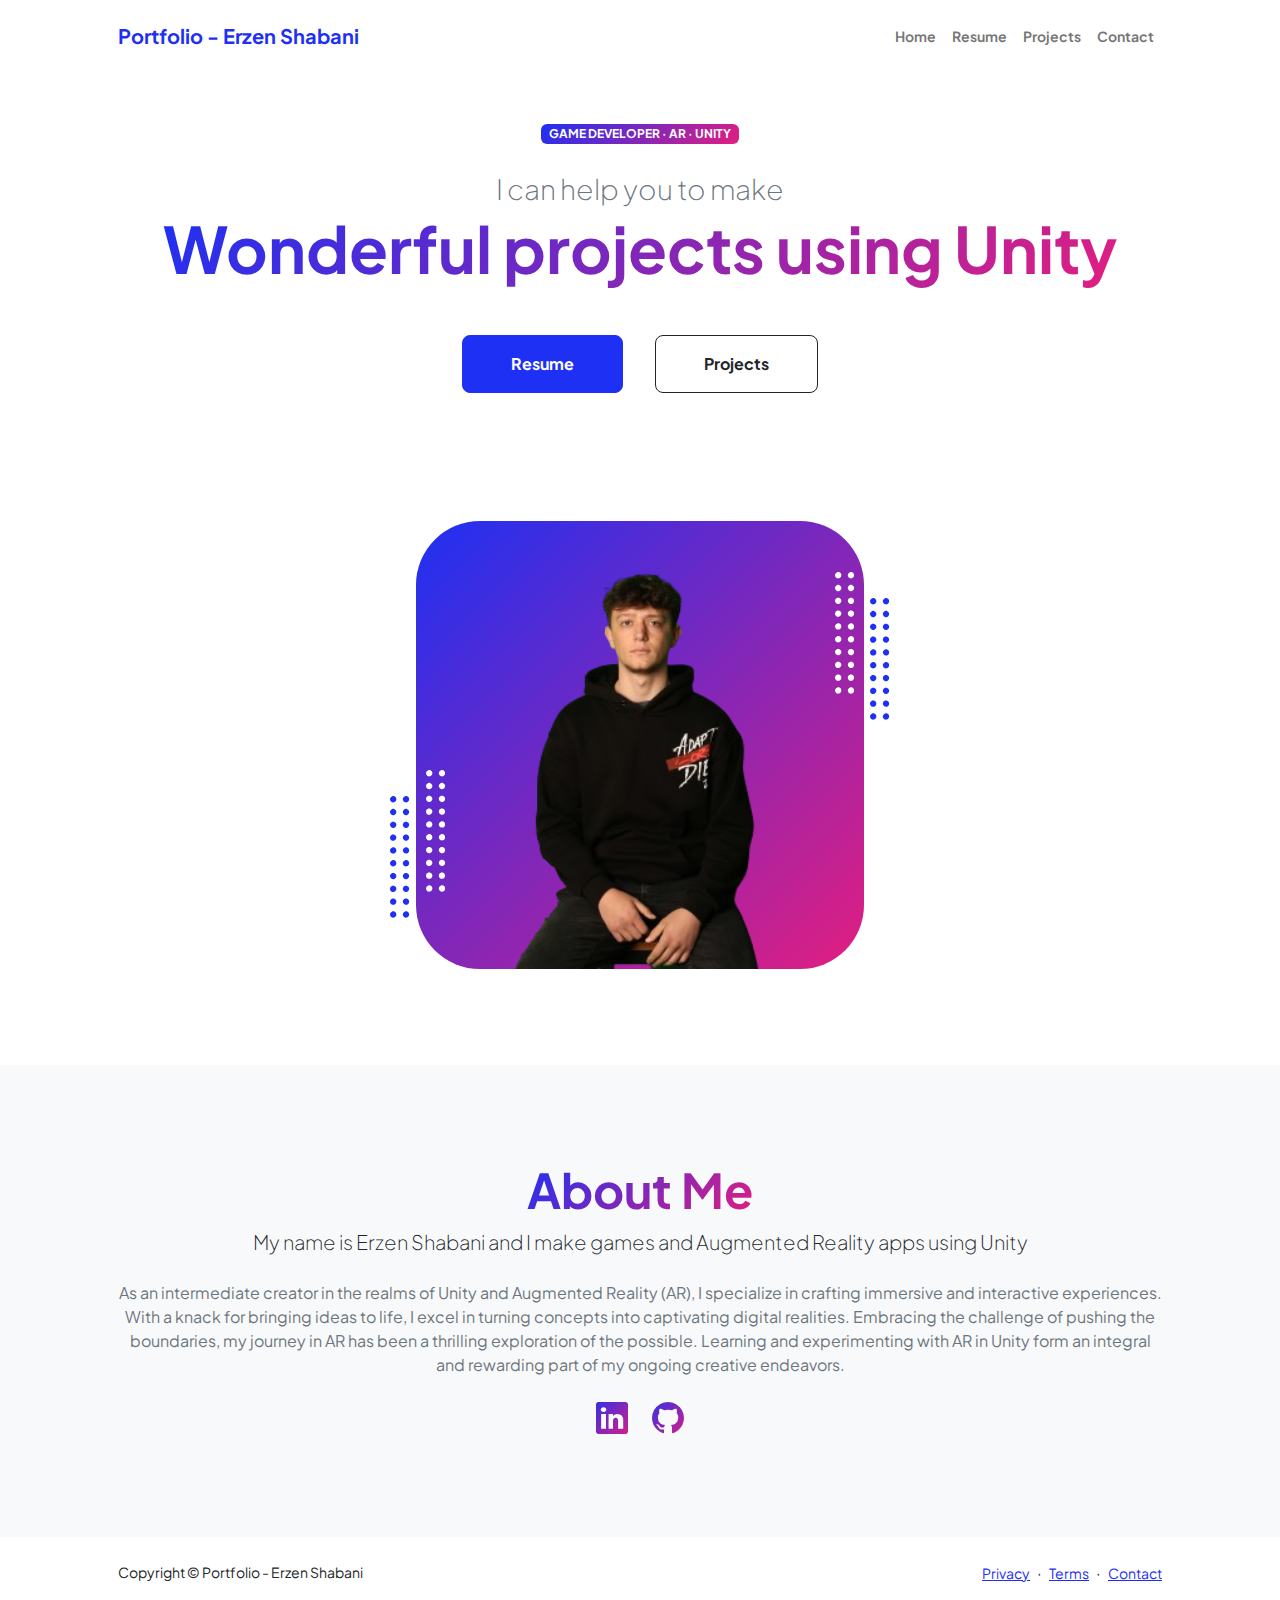
<file: index.html>
<!DOCTYPE html>
<html lang="en">
    <head>
        <meta charset="utf-8" />
        <meta name="viewport" content="width=device-width, initial-scale=1, shrink-to-fit=no" />
        <meta name="description" content="" />
        <meta name="author" content="" />
        <title>Portfolio - Erzen Shabani</title>
        <!-- Favicon--> 
        <link rel="icon" type="image/x-icon" href="assets/favicon.ico" />
        <!-- Custom Google font-->
        <link rel="preconnect" href="https://fonts.googleapis.com" />
        <link rel="preconnect" href="https://fonts.gstatic.com" crossorigin />
        <link href="https://fonts.googleapis.com/css2?family=Plus+Jakarta+Sans:wght@100;200;300;400;500;600;700;800;900&amp;display=swap" rel="stylesheet" />
        <!-- Bootstrap icons-->
        <link href="https://cdn.jsdelivr.net/npm/bootstrap-icons@1.8.1/font/bootstrap-icons.css" rel="stylesheet" />
        <!-- Core theme CSS (includes Bootstrap)-->
        <link href="css/styles.css" rel="stylesheet" />
    </head>
    <body class="d-flex flex-column h-100">
        <main class="flex-shrink-0">
            <!-- Navigation-->
            <nav class="navbar navbar-expand-lg navbar-light bg-white py-3">
                <div class="container px-5">
                    <a class="navbar-brand" href="index.html"><span class="fw-bolder text-primary">Portfolio - Erzen Shabani</span></a>
                    <button class="navbar-toggler" type="button" data-bs-toggle="collapse" data-bs-target="#navbarSupportedContent" aria-controls="navbarSupportedContent" aria-expanded="false" aria-label="Toggle navigation"><span class="navbar-toggler-icon"></span></button>
                    <div class="collapse navbar-collapse" id="navbarSupportedContent">
                        <ul class="navbar-nav ms-auto mb-2 mb-lg-0 small fw-bolder">
                            <li class="nav-item"><a class="nav-link" href="index.html">Home</a></li>
                            <li class="nav-item"><a class="nav-link" href="resume.html">Resume</a></li>
                            <li class="nav-item"><a class="nav-link" href="projects.html">Projects</a></li>
                            <li class="nav-item"><a class="nav-link" href="contact.html">Contact</a></li>
                        </ul>
                    </div>
                </div>
            </nav>
            <!-- Header-->
            <header class="py-5">
                <div class="container px-5 pb-5">
                    <div class="row gx-5 align-items-center">
                        <div class="col-xxl-5">
                            <!-- Header text content-->
                            <div class="text-center text-xxl-start">
                                <div class="badge bg-gradient-primary-to-secondary text-white mb-4"><div class="text-uppercase">Game Developer &middot; AR &middot; Unity</div></div>
                                <div class="fs-3 fw-light text-muted">I can help you to make</div>
                                <h1 class="display-3 fw-bolder mb-5"><span class="text-gradient d-inline">Wonderful projects using Unity</span></h1>
                                <div class="d-grid gap-3 d-sm-flex justify-content-sm-center justify-content-xxl-start mb-3">
                                    <a class="btn btn-primary btn-lg px-5 py-3 me-sm-3 fs-6 fw-bolder" href="resume.html">Resume</a>
                                    <a class="btn btn-outline-dark btn-lg px-5 py-3 fs-6 fw-bolder" href="projects.html">Projects</a>
                                </div>
                            </div>
                        </div>
                        <div class="col-xxl-7">
                            <!-- Header profile picture-->
                            <div class="d-flex justify-content-center mt-5 mt-xxl-0">
                                <div class="profile bg-gradient-primary-to-secondary">
                                    <!-- TIP: For best results, use a photo with a transparent background like the demo example below-->
                                    <!-- Watch a tutorial on how to do this on YouTube (link)-->
                                    <img class="profile-img" src="assets/mypicture.png" alt="..." />
                                    <div class="dots-1">
                                        <!-- SVG Dots-->
                                        <svg version="1.1" xmlns="http://www.w3.org/2000/svg" xmlns:xlink="http://www.w3.org/1999/xlink" x="0px" y="0px" viewBox="0 0 191.6 1215.4" style="enable-background: new 0 0 191.6 1215.4" xml:space="preserve">
                                            <g transform="translate(0.000000,1280.000000) scale(0.100000,-0.100000)">
                                                <path d="M227.7,12788.6c-105-35-200-141-222-248c-43-206,163-412,369-369c155,32,275,190,260,339c-11,105-90,213-190,262        C383.7,12801.6,289.7,12808.6,227.7,12788.6z"></path>
                                                <path d="M1507.7,12788.6c-151-50-253-216-222-362c25-119,136-230,254-255c194-41,395,142,375,339c-11,105-90,213-190,262        C1663.7,12801.6,1569.7,12808.6,1507.7,12788.6z"></path>
                                                <path d="M227.7,11508.6c-105-35-200-141-222-248c-43-206,163-412,369-369c155,32,275,190,260,339c-11,105-90,213-190,262        C383.7,11521.6,289.7,11528.6,227.7,11508.6z"></path>
                                                <path d="M1507.7,11508.6c-151-50-253-216-222-362c25-119,136-230,254-255c194-41,395,142,375,339c-11,105-90,213-190,262        C1663.7,11521.6,1569.7,11528.6,1507.7,11508.6z"></path>
                                                <path d="M227.7,10228.6c-105-35-200-141-222-248c-43-206,163-412,369-369c155,32,275,190,260,339c-11,105-90,213-190,262        C383.7,10241.6,289.7,10248.6,227.7,10228.6z"></path>
                                                <path d="M1507.7,10228.6c-105-35-200-141-222-248c-43-206,163-412,369-369c155,32,275,190,260,339c-11,105-90,213-190,262        C1663.7,10241.6,1569.7,10248.6,1507.7,10228.6z"></path>
                                                <path d="M227.7,8948.6c-105-35-200-141-222-248c-43-206,163-412,369-369c155,32,275,190,260,339c-11,105-90,213-190,262        C383.7,8961.6,289.7,8968.6,227.7,8948.6z"></path>
                                                <path d="M1507.7,8948.6c-105-35-200-141-222-248c-43-206,163-412,369-369c155,32,275,190,260,339c-11,105-90,213-190,262        C1663.7,8961.6,1569.7,8968.6,1507.7,8948.6z"></path>
                                                <path d="M227.7,7668.6c-105-35-200-141-222-248c-43-206,163-412,369-369c155,32,275,190,260,339c-11,105-90,213-190,262        C383.7,7681.6,289.7,7688.6,227.7,7668.6z"></path>
                                                <path d="M1507.7,7668.6c-105-35-200-141-222-248c-43-206,163-412,369-369c155,32,275,190,260,339c-11,105-90,213-190,262        C1663.7,7681.6,1569.7,7688.6,1507.7,7668.6z"></path>
                                                <path d="M227.7,6388.6c-105-35-200-141-222-248c-43-206,163-412,369-369c155,32,275,190,260,339c-11,105-90,213-190,262        C383.7,6401.6,289.7,6408.6,227.7,6388.6z"></path>
                                                <path d="M1507.7,6388.6c-105-35-200-141-222-248c-43-206,163-412,369-369c155,32,275,190,260,339c-11,105-90,213-190,262        C1663.7,6401.6,1569.7,6408.6,1507.7,6388.6z"></path>
                                                <path d="M227.7,5108.6c-105-35-200-141-222-248c-43-206,163-412,369-369c155,32,275,190,260,339c-11,105-90,213-190,262        C383.7,5121.6,289.7,5128.6,227.7,5108.6z"></path>
                                                <path d="M1507.7,5108.6c-105-35-200-141-222-248c-43-206,163-412,369-369c155,32,275,190,260,339c-11,105-90,213-190,262        C1663.7,5121.6,1569.7,5128.6,1507.7,5108.6z"></path>
                                                <path d="M227.7,3828.6c-105-35-200-141-222-248c-43-206,163-412,369-369c155,32,275,190,260,339c-11,105-90,213-190,262        C383.7,3841.6,289.7,3848.6,227.7,3828.6z"></path>
                                                <path d="M1507.7,3828.6c-105-35-200-141-222-248c-43-206,163-412,369-369c155,32,275,190,260,339c-11,105-90,213-190,262        C1663.7,3841.6,1569.7,3848.6,1507.7,3828.6z"></path>
                                                <path d="M227.7,2548.6c-105-35-200-141-222-248c-43-206,163-412,369-369c155,32,275,190,260,339c-11,105-90,213-190,262        C383.7,2561.6,289.7,2568.6,227.7,2548.6z"></path>
                                                <path d="M1507.7,2548.6c-105-35-200-141-222-248c-43-206,163-412,369-369c155,32,275,190,260,339c-11,105-90,213-190,262        C1663.7,2561.6,1569.7,2568.6,1507.7,2548.6z"></path>
                                                <path d="M227.7,1268.6c-105-35-200-141-222-248c-43-206,163-412,369-369c155,32,275,190,260,339c-11,105-90,213-190,262        C383.7,1281.6,289.7,1288.6,227.7,1268.6z"></path>
                                                <path d="M1507.7,1268.6c-105-35-200-141-222-248c-43-206,163-412,369-369c155,32,275,190,260,339c-11,105-90,213-190,262        C1663.7,1281.6,1569.7,1288.6,1507.7,1268.6z"></path>
                                            </g>
                                        </svg>
                                        <!-- END of SVG dots-->
                                    </div>
                                    <div class="dots-2">
                                        <!-- SVG Dots-->
                                        <svg version="1.1" xmlns="http://www.w3.org/2000/svg" xmlns:xlink="http://www.w3.org/1999/xlink" x="0px" y="0px" viewBox="0 0 191.6 1215.4" style="enable-background: new 0 0 191.6 1215.4" xml:space="preserve">
                                            <g transform="translate(0.000000,1280.000000) scale(0.100000,-0.100000)">
                                                <path d="M227.7,12788.6c-105-35-200-141-222-248c-43-206,163-412,369-369c155,32,275,190,260,339c-11,105-90,213-190,262        C383.7,12801.6,289.7,12808.6,227.7,12788.6z"></path>
                                                <path d="M1507.7,12788.6c-151-50-253-216-222-362c25-119,136-230,254-255c194-41,395,142,375,339c-11,105-90,213-190,262        C1663.7,12801.6,1569.7,12808.6,1507.7,12788.6z"></path>
                                                <path d="M227.7,11508.6c-105-35-200-141-222-248c-43-206,163-412,369-369c155,32,275,190,260,339c-11,105-90,213-190,262        C383.7,11521.6,289.7,11528.6,227.7,11508.6z"></path>
                                                <path d="M1507.7,11508.6c-151-50-253-216-222-362c25-119,136-230,254-255c194-41,395,142,375,339c-11,105-90,213-190,262        C1663.7,11521.6,1569.7,11528.6,1507.7,11508.6z"></path>
                                                <path d="M227.7,10228.6c-105-35-200-141-222-248c-43-206,163-412,369-369c155,32,275,190,260,339c-11,105-90,213-190,262        C383.7,10241.6,289.7,10248.6,227.7,10228.6z"></path>
                                                <path d="M1507.7,10228.6c-105-35-200-141-222-248c-43-206,163-412,369-369c155,32,275,190,260,339c-11,105-90,213-190,262        C1663.7,10241.6,1569.7,10248.6,1507.7,10228.6z"></path>
                                                <path d="M227.7,8948.6c-105-35-200-141-222-248c-43-206,163-412,369-369c155,32,275,190,260,339c-11,105-90,213-190,262        C383.7,8961.6,289.7,8968.6,227.7,8948.6z"></path>
                                                <path d="M1507.7,8948.6c-105-35-200-141-222-248c-43-206,163-412,369-369c155,32,275,190,260,339c-11,105-90,213-190,262        C1663.7,8961.6,1569.7,8968.6,1507.7,8948.6z"></path>
                                                <path d="M227.7,7668.6c-105-35-200-141-222-248c-43-206,163-412,369-369c155,32,275,190,260,339c-11,105-90,213-190,262        C383.7,7681.6,289.7,7688.6,227.7,7668.6z"></path>
                                                <path d="M1507.7,7668.6c-105-35-200-141-222-248c-43-206,163-412,369-369c155,32,275,190,260,339c-11,105-90,213-190,262        C1663.7,7681.6,1569.7,7688.6,1507.7,7668.6z"></path>
                                                <path d="M227.7,6388.6c-105-35-200-141-222-248c-43-206,163-412,369-369c155,32,275,190,260,339c-11,105-90,213-190,262        C383.7,6401.6,289.7,6408.6,227.7,6388.6z"></path>
                                                <path d="M1507.7,6388.6c-105-35-200-141-222-248c-43-206,163-412,369-369c155,32,275,190,260,339c-11,105-90,213-190,262        C1663.7,6401.6,1569.7,6408.6,1507.7,6388.6z"></path>
                                                <path d="M227.7,5108.6c-105-35-200-141-222-248c-43-206,163-412,369-369c155,32,275,190,260,339c-11,105-90,213-190,262        C383.7,5121.6,289.7,5128.6,227.7,5108.6z"></path>
                                                <path d="M1507.7,5108.6c-105-35-200-141-222-248c-43-206,163-412,369-369c155,32,275,190,260,339c-11,105-90,213-190,262        C1663.7,5121.6,1569.7,5128.6,1507.7,5108.6z"></path>
                                                <path d="M227.7,3828.6c-105-35-200-141-222-248c-43-206,163-412,369-369c155,32,275,190,260,339c-11,105-90,213-190,262        C383.7,3841.6,289.7,3848.6,227.7,3828.6z"></path>
                                                <path d="M1507.7,3828.6c-105-35-200-141-222-248c-43-206,163-412,369-369c155,32,275,190,260,339c-11,105-90,213-190,262        C1663.7,3841.6,1569.7,3848.6,1507.7,3828.6z"></path>
                                                <path d="M227.7,2548.6c-105-35-200-141-222-248c-43-206,163-412,369-369c155,32,275,190,260,339c-11,105-90,213-190,262        C383.7,2561.6,289.7,2568.6,227.7,2548.6z"></path>
                                                <path d="M1507.7,2548.6c-105-35-200-141-222-248c-43-206,163-412,369-369c155,32,275,190,260,339c-11,105-90,213-190,262        C1663.7,2561.6,1569.7,2568.6,1507.7,2548.6z"></path>
                                                <path d="M227.7,1268.6c-105-35-200-141-222-248c-43-206,163-412,369-369c155,32,275,190,260,339c-11,105-90,213-190,262        C383.7,1281.6,289.7,1288.6,227.7,1268.6z"></path>
                                                <path d="M1507.7,1268.6c-105-35-200-141-222-248c-43-206,163-412,369-369c155,32,275,190,260,339c-11,105-90,213-190,262        C1663.7,1281.6,1569.7,1288.6,1507.7,1268.6z"></path>
                                            </g>
                                        </svg>
                                        <!-- END of SVG dots-->
                                    </div>
                                    <div class="dots-3">
                                        <!-- SVG Dots-->
                                        <svg version="1.1" xmlns="http://www.w3.org/2000/svg" xmlns:xlink="http://www.w3.org/1999/xlink" x="0px" y="0px" viewBox="0 0 191.6 1215.4" style="enable-background: new 0 0 191.6 1215.4" xml:space="preserve">
                                            <g transform="translate(0.000000,1280.000000) scale(0.100000,-0.100000)">
                                                <path d="M227.7,12788.6c-105-35-200-141-222-248c-43-206,163-412,369-369c155,32,275,190,260,339c-11,105-90,213-190,262        C383.7,12801.6,289.7,12808.6,227.7,12788.6z"></path>
                                                <path d="M1507.7,12788.6c-151-50-253-216-222-362c25-119,136-230,254-255c194-41,395,142,375,339c-11,105-90,213-190,262        C1663.7,12801.6,1569.7,12808.6,1507.7,12788.6z"></path>
                                                <path d="M227.7,11508.6c-105-35-200-141-222-248c-43-206,163-412,369-369c155,32,275,190,260,339c-11,105-90,213-190,262        C383.7,11521.6,289.7,11528.6,227.7,11508.6z"></path>
                                                <path d="M1507.7,11508.6c-151-50-253-216-222-362c25-119,136-230,254-255c194-41,395,142,375,339c-11,105-90,213-190,262        C1663.7,11521.6,1569.7,11528.6,1507.7,11508.6z"></path>
                                                <path d="M227.7,10228.6c-105-35-200-141-222-248c-43-206,163-412,369-369c155,32,275,190,260,339c-11,105-90,213-190,262        C383.7,10241.6,289.7,10248.6,227.7,10228.6z"></path>
                                                <path d="M1507.7,10228.6c-105-35-200-141-222-248c-43-206,163-412,369-369c155,32,275,190,260,339c-11,105-90,213-190,262        C1663.7,10241.6,1569.7,10248.6,1507.7,10228.6z"></path>
                                                <path d="M227.7,8948.6c-105-35-200-141-222-248c-43-206,163-412,369-369c155,32,275,190,260,339c-11,105-90,213-190,262        C383.7,8961.6,289.7,8968.6,227.7,8948.6z"></path>
                                                <path d="M1507.7,8948.6c-105-35-200-141-222-248c-43-206,163-412,369-369c155,32,275,190,260,339c-11,105-90,213-190,262        C1663.7,8961.6,1569.7,8968.6,1507.7,8948.6z"></path>
                                                <path d="M227.7,7668.6c-105-35-200-141-222-248c-43-206,163-412,369-369c155,32,275,190,260,339c-11,105-90,213-190,262        C383.7,7681.6,289.7,7688.6,227.7,7668.6z"></path>
                                                <path d="M1507.7,7668.6c-105-35-200-141-222-248c-43-206,163-412,369-369c155,32,275,190,260,339c-11,105-90,213-190,262        C1663.7,7681.6,1569.7,7688.6,1507.7,7668.6z"></path>
                                                <path d="M227.7,6388.6c-105-35-200-141-222-248c-43-206,163-412,369-369c155,32,275,190,260,339c-11,105-90,213-190,262        C383.7,6401.6,289.7,6408.6,227.7,6388.6z"></path>
                                                <path d="M1507.7,6388.6c-105-35-200-141-222-248c-43-206,163-412,369-369c155,32,275,190,260,339c-11,105-90,213-190,262        C1663.7,6401.6,1569.7,6408.6,1507.7,6388.6z"></path>
                                                <path d="M227.7,5108.6c-105-35-200-141-222-248c-43-206,163-412,369-369c155,32,275,190,260,339c-11,105-90,213-190,262        C383.7,5121.6,289.7,5128.6,227.7,5108.6z"></path>
                                                <path d="M1507.7,5108.6c-105-35-200-141-222-248c-43-206,163-412,369-369c155,32,275,190,260,339c-11,105-90,213-190,262        C1663.7,5121.6,1569.7,5128.6,1507.7,5108.6z"></path>
                                                <path d="M227.7,3828.6c-105-35-200-141-222-248c-43-206,163-412,369-369c155,32,275,190,260,339c-11,105-90,213-190,262        C383.7,3841.6,289.7,3848.6,227.7,3828.6z"></path>
                                                <path d="M1507.7,3828.6c-105-35-200-141-222-248c-43-206,163-412,369-369c155,32,275,190,260,339c-11,105-90,213-190,262        C1663.7,3841.6,1569.7,3848.6,1507.7,3828.6z"></path>
                                                <path d="M227.7,2548.6c-105-35-200-141-222-248c-43-206,163-412,369-369c155,32,275,190,260,339c-11,105-90,213-190,262        C383.7,2561.6,289.7,2568.6,227.7,2548.6z"></path>
                                                <path d="M1507.7,2548.6c-105-35-200-141-222-248c-43-206,163-412,369-369c155,32,275,190,260,339c-11,105-90,213-190,262        C1663.7,2561.6,1569.7,2568.6,1507.7,2548.6z"></path>
                                                <path d="M227.7,1268.6c-105-35-200-141-222-248c-43-206,163-412,369-369c155,32,275,190,260,339c-11,105-90,213-190,262        C383.7,1281.6,289.7,1288.6,227.7,1268.6z"></path>
                                                <path d="M1507.7,1268.6c-105-35-200-141-222-248c-43-206,163-412,369-369c155,32,275,190,260,339c-11,105-90,213-190,262        C1663.7,1281.6,1569.7,1288.6,1507.7,1268.6z"></path>
                                            </g>
                                        </svg>
                                        <!-- END of SVG dots-->
                                    </div>
                                    <div class="dots-4">
                                        <!-- SVG Dots-->
                                        <svg version="1.1" xmlns="http://www.w3.org/2000/svg" xmlns:xlink="http://www.w3.org/1999/xlink" x="0px" y="0px" viewBox="0 0 191.6 1215.4" style="enable-background: new 0 0 191.6 1215.4" xml:space="preserve">
                                            <g transform="translate(0.000000,1280.000000) scale(0.100000,-0.100000)">
                                                <path d="M227.7,12788.6c-105-35-200-141-222-248c-43-206,163-412,369-369c155,32,275,190,260,339c-11,105-90,213-190,262        C383.7,12801.6,289.7,12808.6,227.7,12788.6z"></path>
                                                <path d="M1507.7,12788.6c-151-50-253-216-222-362c25-119,136-230,254-255c194-41,395,142,375,339c-11,105-90,213-190,262        C1663.7,12801.6,1569.7,12808.6,1507.7,12788.6z"></path>
                                                <path d="M227.7,11508.6c-105-35-200-141-222-248c-43-206,163-412,369-369c155,32,275,190,260,339c-11,105-90,213-190,262        C383.7,11521.6,289.7,11528.6,227.7,11508.6z"></path>
                                                <path d="M1507.7,11508.6c-151-50-253-216-222-362c25-119,136-230,254-255c194-41,395,142,375,339c-11,105-90,213-190,262        C1663.7,11521.6,1569.7,11528.6,1507.7,11508.6z"></path>
                                                <path d="M227.7,10228.6c-105-35-200-141-222-248c-43-206,163-412,369-369c155,32,275,190,260,339c-11,105-90,213-190,262        C383.7,10241.6,289.7,10248.6,227.7,10228.6z"></path>
                                                <path d="M1507.7,10228.6c-105-35-200-141-222-248c-43-206,163-412,369-369c155,32,275,190,260,339c-11,105-90,213-190,262        C1663.7,10241.6,1569.7,10248.6,1507.7,10228.6z"></path>
                                                <path d="M227.7,8948.6c-105-35-200-141-222-248c-43-206,163-412,369-369c155,32,275,190,260,339c-11,105-90,213-190,262        C383.7,8961.6,289.7,8968.6,227.7,8948.6z"></path>
                                                <path d="M1507.7,8948.6c-105-35-200-141-222-248c-43-206,163-412,369-369c155,32,275,190,260,339c-11,105-90,213-190,262        C1663.7,8961.6,1569.7,8968.6,1507.7,8948.6z"></path>
                                                <path d="M227.7,7668.6c-105-35-200-141-222-248c-43-206,163-412,369-369c155,32,275,190,260,339c-11,105-90,213-190,262        C383.7,7681.6,289.7,7688.6,227.7,7668.6z"></path>
                                                <path d="M1507.7,7668.6c-105-35-200-141-222-248c-43-206,163-412,369-369c155,32,275,190,260,339c-11,105-90,213-190,262        C1663.7,7681.6,1569.7,7688.6,1507.7,7668.6z"></path>
                                                <path d="M227.7,6388.6c-105-35-200-141-222-248c-43-206,163-412,369-369c155,32,275,190,260,339c-11,105-90,213-190,262        C383.7,6401.6,289.7,6408.6,227.7,6388.6z"></path>
                                                <path d="M1507.7,6388.6c-105-35-200-141-222-248c-43-206,163-412,369-369c155,32,275,190,260,339c-11,105-90,213-190,262        C1663.7,6401.6,1569.7,6408.6,1507.7,6388.6z"></path>
                                                <path d="M227.7,5108.6c-105-35-200-141-222-248c-43-206,163-412,369-369c155,32,275,190,260,339c-11,105-90,213-190,262        C383.7,5121.6,289.7,5128.6,227.7,5108.6z"></path>
                                                <path d="M1507.7,5108.6c-105-35-200-141-222-248c-43-206,163-412,369-369c155,32,275,190,260,339c-11,105-90,213-190,262        C1663.7,5121.6,1569.7,5128.6,1507.7,5108.6z"></path>
                                                <path d="M227.7,3828.6c-105-35-200-141-222-248c-43-206,163-412,369-369c155,32,275,190,260,339c-11,105-90,213-190,262        C383.7,3841.6,289.7,3848.6,227.7,3828.6z"></path>
                                                <path d="M1507.7,3828.6c-105-35-200-141-222-248c-43-206,163-412,369-369c155,32,275,190,260,339c-11,105-90,213-190,262        C1663.7,3841.6,1569.7,3848.6,1507.7,3828.6z"></path>
                                                <path d="M227.7,2548.6c-105-35-200-141-222-248c-43-206,163-412,369-369c155,32,275,190,260,339c-11,105-90,213-190,262        C383.7,2561.6,289.7,2568.6,227.7,2548.6z"></path>
                                                <path d="M1507.7,2548.6c-105-35-200-141-222-248c-43-206,163-412,369-369c155,32,275,190,260,339c-11,105-90,213-190,262        C1663.7,2561.6,1569.7,2568.6,1507.7,2548.6z"></path>
                                                <path d="M227.7,1268.6c-105-35-200-141-222-248c-43-206,163-412,369-369c155,32,275,190,260,339c-11,105-90,213-190,262        C383.7,1281.6,289.7,1288.6,227.7,1268.6z"></path>
                                                <path d="M1507.7,1268.6c-105-35-200-141-222-248c-43-206,163-412,369-369c155,32,275,190,260,339c-11,105-90,213-190,262        C1663.7,1281.6,1569.7,1288.6,1507.7,1268.6z"></path>
                                            </g>
                                        </svg>
                                        <!-- END of SVG dots-->
                                    </div>
                                </div>
                            </div>
                        </div>
                    </div>
                </div>
            </header>
            <!-- About Section-->
            <section class="bg-light py-5">
                <div class="container px-5">
                    <div class="row gx-5 justify-content-center">
                        <div class="col-xxl-8">
                            <div class="text-center my-5">
                                <h2 class="display-5 fw-bolder"><span class="text-gradient d-inline">About Me</span></h2>
                                <p class="lead fw-light mb-4">My name is Erzen Shabani and I make games and Augmented Reality apps using Unity</p>
                                <p class="text-muted">As an intermediate creator in the realms of Unity and Augmented Reality (AR), I specialize in
                                    crafting immersive and interactive experiences. With a knack for bringing ideas to life, I excel in turning concepts
                                    into captivating digital realities. Embracing the challenge of pushing the boundaries, my journey in AR has been a
                                    thrilling exploration of the possible. Learning and experimenting with AR in Unity form an integral and rewarding
                                    part of my ongoing creative endeavors.
                                </p>
                                <div class="d-flex justify-content-center fs-2 gap-4">
                                    <!-- <a class="text-gradient" href="#!"><i class="bi bi-twitter"></i></a> -->
                                    <a class="text-gradient" href="https://www.linkedin.com/in/erzen-shabani-3a7384245/"><i class="bi bi-linkedin"></i></a>
                                    <a class="text-gradient" href="https://github.com/erzensh?tab=overview&from=2023-11-01&to=2023-11-30"><i class="bi bi-github"></i></a>
                                </div>
                            </div>
                        </div>
                    </div>
                </div>
            </section>
        </main>
        <!-- Footer-->
        <footer class="bg-white py-4 mt-auto">
            <div class="container px-5">
                <div class="row align-items-center justify-content-between flex-column flex-sm-row">
                    <div class="col-auto"><div class="small m-0">Copyright &copy; Portfolio - Erzen Shabani</div></div>
                    <div class="col-auto">
                        <a class="small" href="#!">Privacy</a>
                        <span class="mx-1">&middot;</span>
                        <a class="small" href="#!">Terms</a>
                        <span class="mx-1">&middot;</span>
                        <a class="small" href="contact.html">Contact</a>
                    </div>
                </div>
            </div>
        </footer>
        <!-- Bootstrap core JS-->
        <script src="https://cdn.jsdelivr.net/npm/bootstrap@5.2.3/dist/js/bootstrap.bundle.min.js"></script>
        <!-- Core theme JS-->
        <script src="js/scripts.js"></script>
    </body>
</html>
</file>
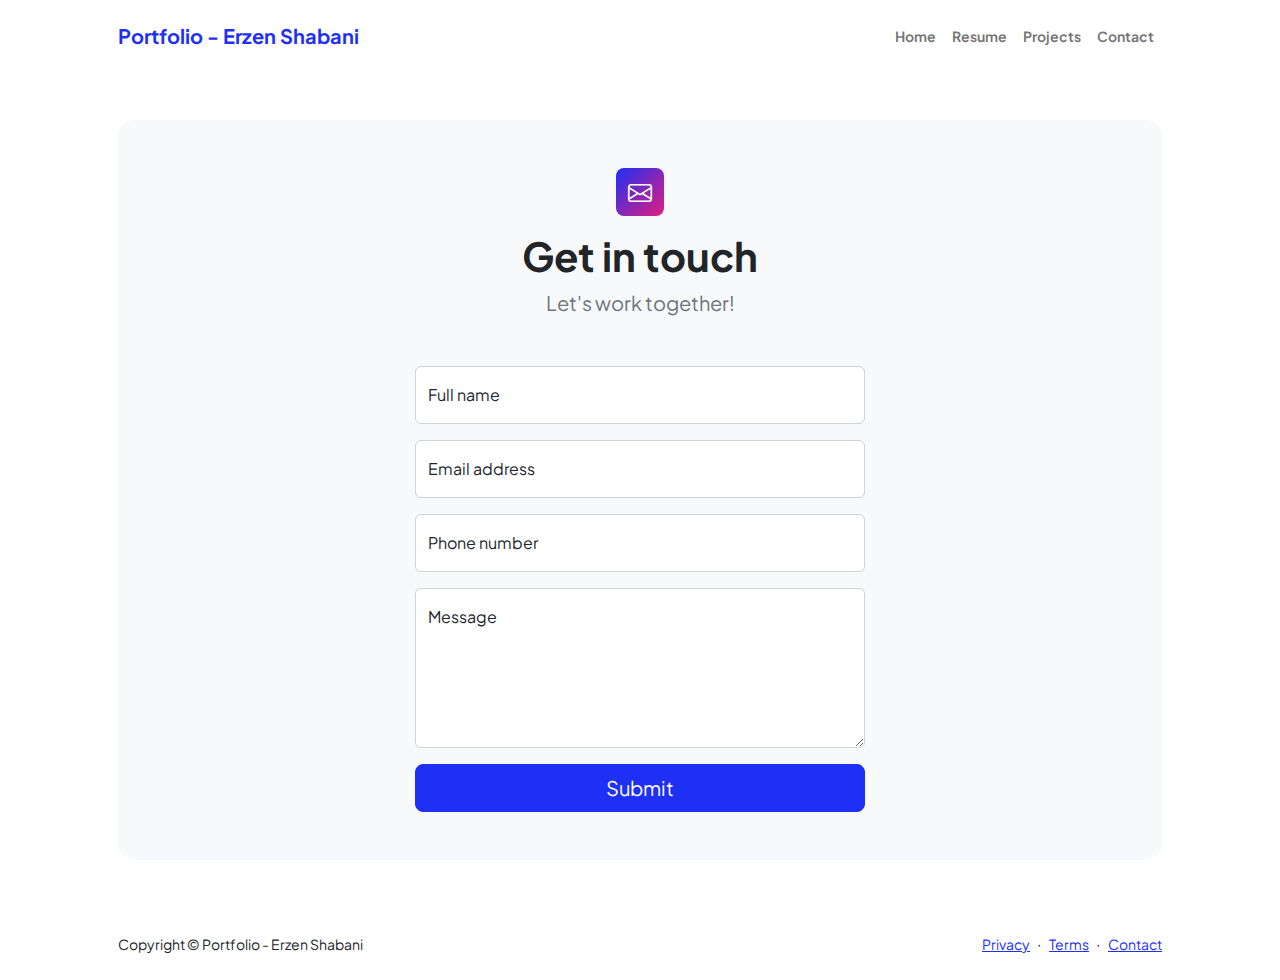
<file: contact.html>
<!DOCTYPE html>
<html lang="en">
    <head>
        <meta charset="utf-8" />
        <meta name="viewport" content="width=device-width, initial-scale=1, shrink-to-fit=no" />
        <meta name="description" content />
        <meta name="author" content />
        <title>Portfolio - Erzen Shabani</title>
        <!-- Favicon-->
        <link rel="icon" type="image/x-icon" href="assets/favicon.ico" />
        <!-- Custom Google font-->
        <link rel="preconnect" href="https://fonts.googleapis.com" />
        <link rel="preconnect" href="https://fonts.gstatic.com" crossorigin />
        <link href="https://fonts.googleapis.com/css2?family=Plus+Jakarta+Sans:wght@100;200;300;400;500;600;700;800;900&amp;display=swap" rel="stylesheet" />
        <!-- Bootstrap icons-->
        <link href="https://cdn.jsdelivr.net/npm/bootstrap-icons@1.8.1/font/bootstrap-icons.css" rel="stylesheet" />
        <!-- Core theme CSS (includes Bootstrap)-->
        <link href="css/styles.css" rel="stylesheet" />
    </head>
    <body class="d-flex flex-column">
        <main class="flex-shrink-0">
            <!-- Navigation-->
            <nav class="navbar navbar-expand-lg navbar-light bg-white py-3">
                <div class="container px-5">
                    <a class="navbar-brand" href="index.html"><span class="fw-bolder text-primary">Portfolio - Erzen Shabani</span></a>
                    <button class="navbar-toggler" type="button" data-bs-toggle="collapse" data-bs-target="#navbarSupportedContent" aria-controls="navbarSupportedContent" aria-expanded="false" aria-label="Toggle navigation"><span class="navbar-toggler-icon"></span></button>
                    <div class="collapse navbar-collapse" id="navbarSupportedContent">
                        <ul class="navbar-nav ms-auto mb-2 mb-lg-0 small fw-bolder">
                            <li class="nav-item"><a class="nav-link" href="index.html">Home</a></li>
                            <li class="nav-item"><a class="nav-link" href="resume.html">Resume</a></li>
                            <li class="nav-item"><a class="nav-link" href="projects.html">Projects</a></li>
                            <li class="nav-item"><a class="nav-link" href="contact.html">Contact</a></li>
                        </ul>
                    </div>
                </div>
            </nav>
            <!-- Page content-->
            <section class="py-5">
                <div class="container px-5">
                    <!-- Contact form-->
                    <div class="bg-light rounded-4 py-5 px-4 px-md-5">
                        <div class="text-center mb-5">
                            <div class="feature bg-primary bg-gradient-primary-to-secondary text-white rounded-3 mb-3"><i class="bi bi-envelope"></i></div>
                            <h1 class="fw-bolder">Get in touch</h1>
                            <p class="lead fw-normal text-muted mb-0">Let's work together!</p>
                        </div>
                        <div class="row gx-5 justify-content-center">
                            <div class="col-lg-8 col-xl-6">
                                <!-- Form using FormSubmit.co -->
                                <form action="https://formsubmit.co/erzenshabani22@gmail.com" method="POST">
                                    <!-- Name input-->
                                    <div class="form-floating mb-3">
                                        <input class="form-control" id="name" name="name" type="text" placeholder="Enter your name..." required />
                                        <label for="name">Full name</label>
                                    </div>
                                    <!-- Email address input-->
                                    <div class="form-floating mb-3">
                                        <input class="form-control" id="email" name="email" type="email" placeholder="name@example.com" required />
                                        <label for="email">Email address</label>
                                    </div>
                                    <!-- Phone number input-->
                                    <div class="form-floating mb-3">
                                        <input class="form-control" id="phone" name="phone" type="tel" placeholder="(123) 456-7890" required />
                                        <label for="phone">Phone number</label>
                                    </div>
                                    <!-- Message input-->
                                    <div class="form-floating mb-3">
                                        <textarea class="form-control" id="message" name="message" type="text" placeholder="Enter your message here..." style="height: 10rem" required></textarea>
                                        <label for="message">Message</label>
                                    </div>
                                    <!-- Submit Button-->
                                    <div class="d-grid">
                                        <button class="btn btn-primary btn-lg" type="submit">Submit</button>
                                    </div>
                                </form>
                            </div>
                        </div>
                    </div>
                </div>
            </section>
        </main>
        <!-- Footer-->
        <footer class="bg-white py-4 mt-auto">
            <div class="container px-5">
                <div class="row align-items-center justify-content-between flex-column flex-sm-row">
                    <div class="col-auto"><div class="small m-0">Copyright &copy; Portfolio - Erzen Shabani</div></div>
                    <div class="col-auto">
                        <a class="small" href="#!">Privacy</a>
                        <span class="mx-1">&middot;</span>
                        <a class="small" href="#!">Terms</a>
                        <span class="mx-1">&middot;</span>
                        <a class="small" href="#!">Contact</a>
                    </div>
                </div>
            </div>
        </footer>
        <!-- Bootstrap core JS-->
        <script src="https://cdn.jsdelivr.net/npm/bootstrap@5.2.3/dist/js/bootstrap.bundle.min.js"></script>
        <!-- Core theme JS-->
        <script src="js/scripts.js"></script>
        <!-- * * * * * * * * * * * * * * * * * * * * * * * * * * * * * * * * * * * * * * * *-->
        <!-- * *                               SB Forms JS                               * *-->
        <!-- * * Activate your form at https://startbootstrap.com/solution/contact-forms * *-->
        <!-- * * * * * * * * * * * * * * * * * * * * * * * * * * * * * * * * * * * * * * * *-->
        <script src="https://cdn.startbootstrap.com/sb-forms-latest.js"></script>
    </body>
</html>
</file>
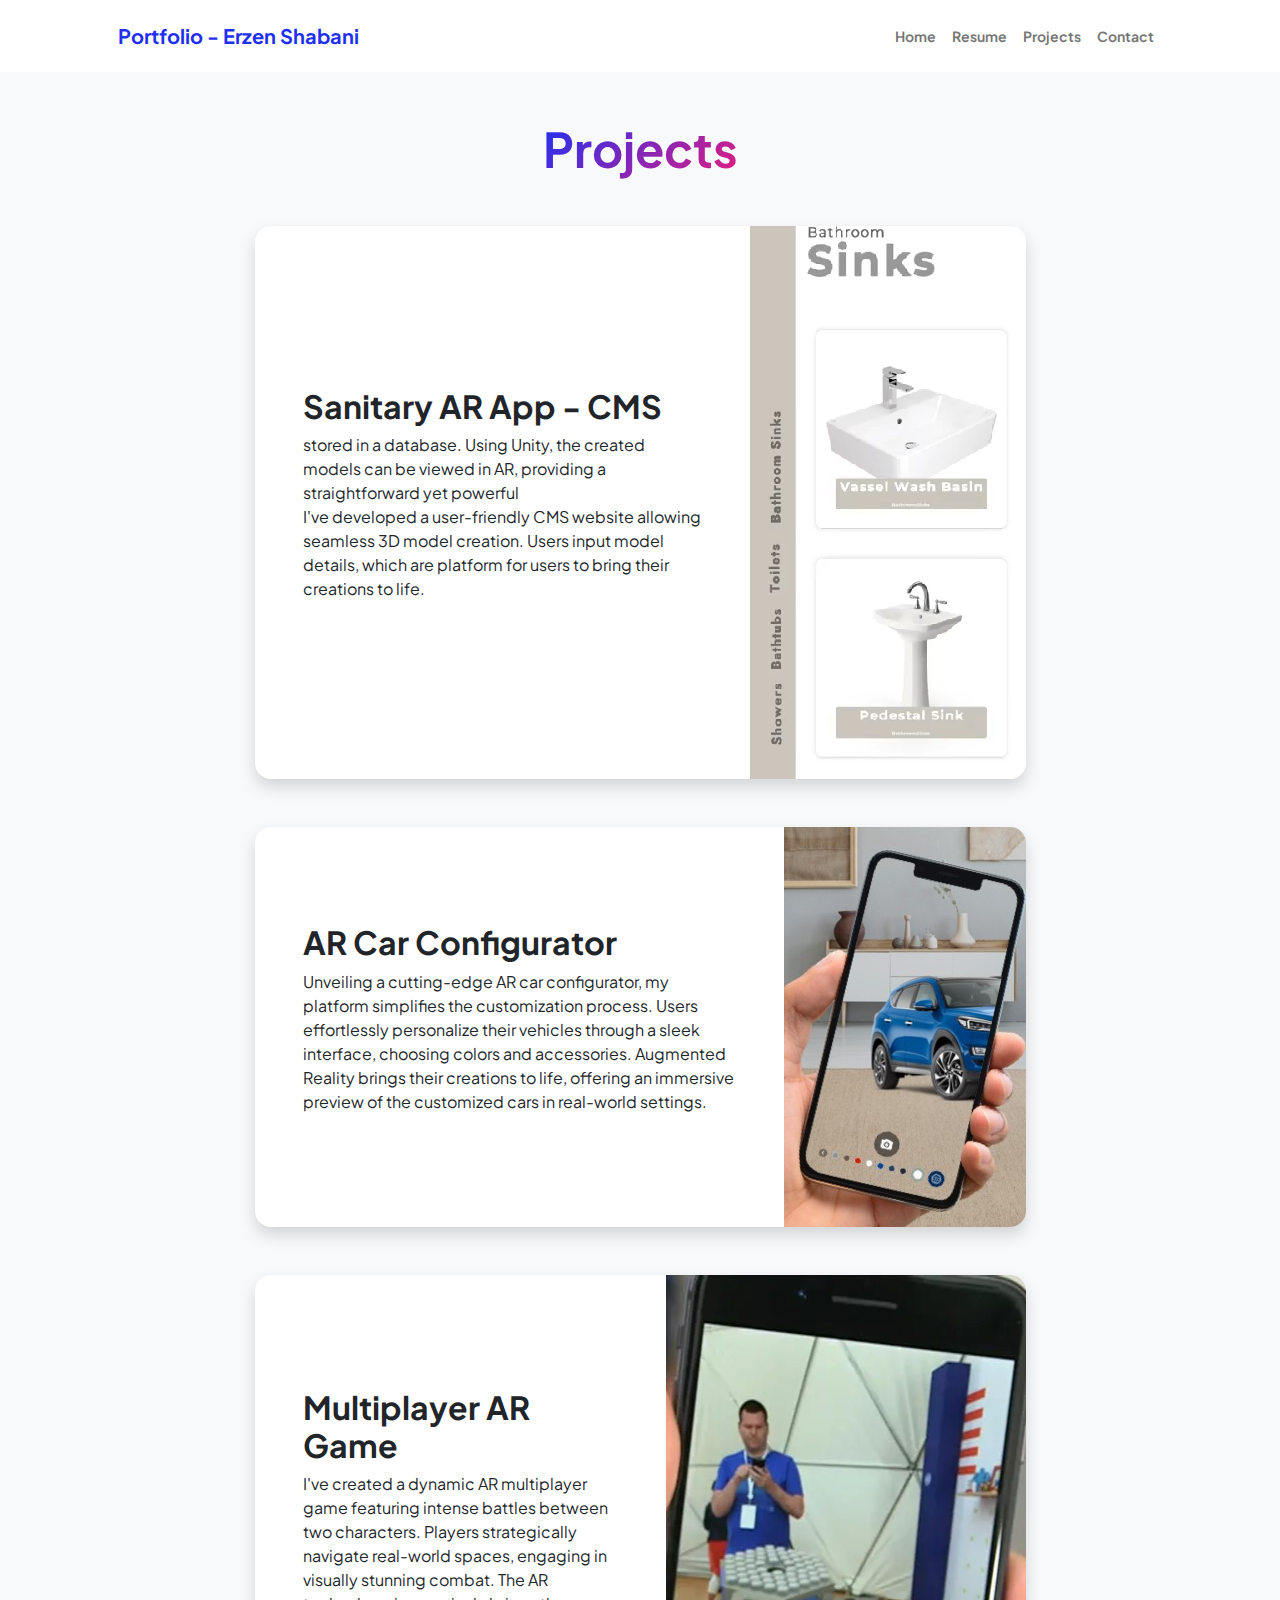
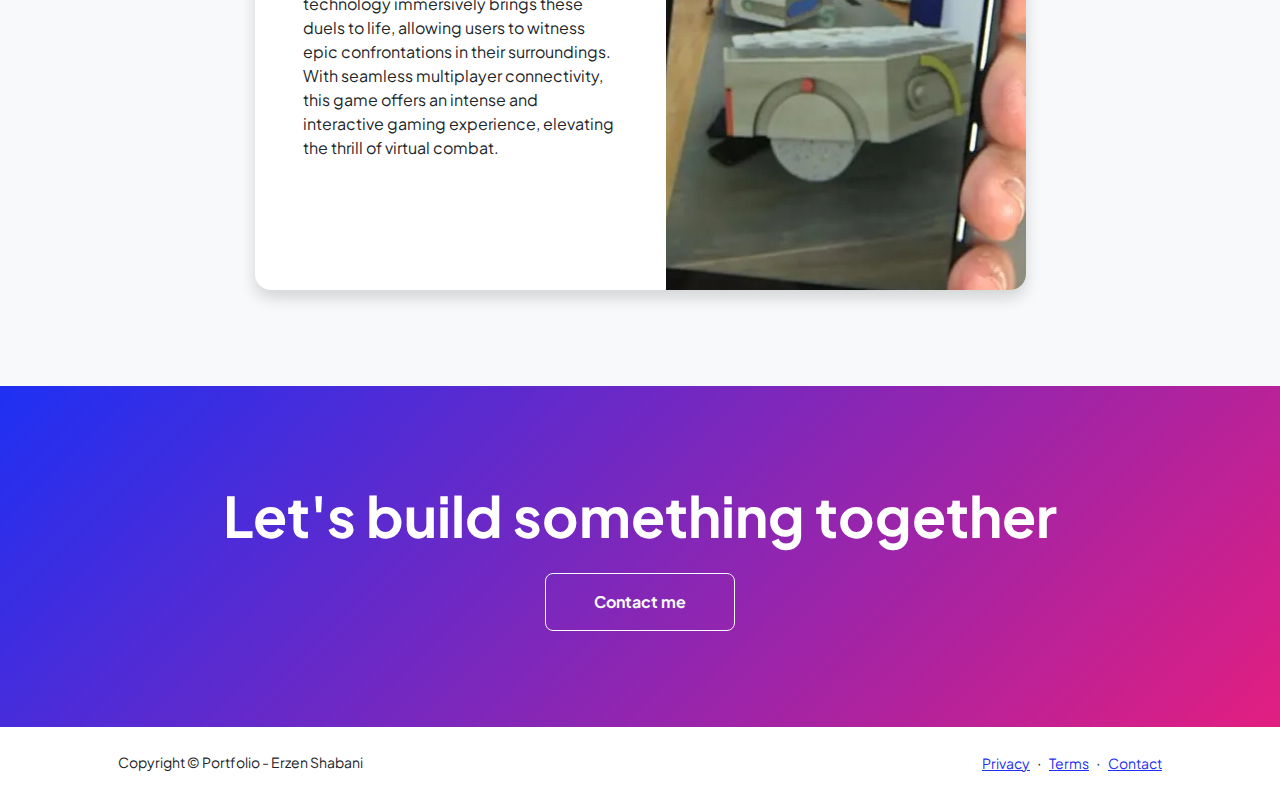
<file: projects.html>
<!DOCTYPE html>
<html lang="en">
    <head>
        <meta charset="utf-8" />
        <meta name="viewport" content="width=device-width, initial-scale=1, shrink-to-fit=no" />
        <meta name="description" content="" />
        <meta name="author" content="" />
        <title>Portfolio - Erzen Shabani</title>
        <!-- Favicon-->
        <link rel="icon" type="image/x-icon" href="assets/favicon.ico" />
        <!-- Custom Google font-->
        <link rel="preconnect" href="https://fonts.googleapis.com" />
        <link rel="preconnect" href="https://fonts.gstatic.com" crossorigin />
        <link href="https://fonts.googleapis.com/css2?family=Plus+Jakarta+Sans:wght@100;200;300;400;500;600;700;800;900&amp;display=swap" rel="stylesheet" />
        <!-- Bootstrap icons-->
        <link href="https://cdn.jsdelivr.net/npm/bootstrap-icons@1.8.1/font/bootstrap-icons.css" rel="stylesheet" />
        <!-- Core theme CSS (includes Bootstrap)-->
        <link href="css/styles.css" rel="stylesheet" />
    </head>
    <body class="d-flex flex-column h-100 bg-light">
        <main class="flex-shrink-0">
            <!-- Navigation-->
            <nav class="navbar navbar-expand-lg navbar-light bg-white py-3">
                <div class="container px-5">
                    <a class="navbar-brand" href="index.html"><span class="fw-bolder text-primary">Portfolio - Erzen Shabani</span></a>
                    <button class="navbar-toggler" type="button" data-bs-toggle="collapse" data-bs-target="#navbarSupportedContent" aria-controls="navbarSupportedContent" aria-expanded="false" aria-label="Toggle navigation"><span class="navbar-toggler-icon"></span></button>
                    <div class="collapse navbar-collapse" id="navbarSupportedContent">
                        <ul class="navbar-nav ms-auto mb-2 mb-lg-0 small fw-bolder">
                            <li class="nav-item"><a class="nav-link" href="index.html">Home</a></li>
                            <li class="nav-item"><a class="nav-link" href="resume.html">Resume</a></li>
                            <li class="nav-item"><a class="nav-link" href="projects.html">Projects</a></li>
                            <li class="nav-item"><a class="nav-link" href="contact.html">Contact</a></li>
                        </ul>
                    </div>
                </div>
            </nav>
            <!-- Projects Section-->
            <section class="py-5">
                <div class="container px-5 mb-5">
                    <div class="text-center mb-5">
                        <h1 class="display-5 fw-bolder mb-0"><span class="text-gradient d-inline">Projects</span></h1>
                    </div>
                    <div class="row gx-5 justify-content-center">
                        <div class="col-lg-11 col-xl-9 col-xxl-8">
                            <!-- Project Card 1-->
                            <div class="card overflow-hidden shadow rounded-4 border-0 mb-5">
                                <div class="card-body p-0">
                                    <div class="d-flex align-items-center">
                                        <div class="p-5">
                                            <h2 class="fw-bolder">Sanitary AR App - CMS</h2>
                                            stored in a database. Using Unity, the created models can be viewed in AR, providing a straightforward yet powerful
                                            <p>I've developed a user-friendly CMS website allowing seamless 3D model creation. Users input model details, which are
                                                platform for users to bring their creations to life.</p>
                                        </div>
                                        <img class="img-fluid" src="assets/SanitaryApp.png" alt="..." />
                                    </div>
                                </div>
                            </div>
                            <!-- Project Card 2-->
                            <div class="card overflow-hidden shadow rounded-4 border-0 mb-5">
                                <div class="card-body p-0">
                                    <div class="d-flex align-items-center">
                                        <div class="p-5">
                                            <h2 class="fw-bolder">AR Car Configurator</h2>
                                            <p>
                                                Unveiling a cutting-edge AR car configurator, my platform simplifies the customization process. Users effortlessly
                                                personalize their vehicles through a sleek interface, choosing colors and accessories. Augmented Reality brings their
                                                creations to life, offering an immersive preview of the customized cars in real-world settings.</p>
                                        </div>
                                        <img class="img-fluid" src="assets/CarAR.jpg" alt="..." />
                                    </div>
                                </div>
                            </div>
                            <!-- Project Card 3-->
                            <div class="card overflow-hidden shadow rounded-4 border-0">
                                <div class="card-body p-0">
                                    <div class="d-flex align-items-center">
                                        <div class="p-5">
                                            <h2 class="fw-bolder">Multiplayer AR Game</h2>
                                            <p>
                                                I've created a dynamic AR multiplayer game featuring intense battles between two characters. Players strategically
                                                navigate real-world spaces, engaging in visually stunning combat. The AR technology immersively brings these duels to
                                                life, allowing users to witness epic confrontations in their surroundings. With seamless multiplayer connectivity, this
                                                game offers an intense and interactive gaming experience, elevating the thrill of virtual combat.</p>
                                        </div>
                                        <img class="img-fluid" src="assets/ARMultiplayer.png" alt="..." />
                                    </div>
                                </div>
                            </div>
                        </div>
                    </div>
                </div>
            </section>
            <!-- Call to action section-->
            <section class="py-5 bg-gradient-primary-to-secondary text-white">
                <div class="container px-5 my-5">
                    <div class="text-center">
                        <h2 class="display-4 fw-bolder mb-4">Let's build something together</h2>
                        <a class="btn btn-outline-light btn-lg px-5 py-3 fs-6 fw-bolder" href="contact.html">Contact me</a>
                    </div>
                </div>
            </section>
        </main>
        <!-- Footer-->
        <footer class="bg-white py-4 mt-auto">
            <div class="container px-5">
                <div class="row align-items-center justify-content-between flex-column flex-sm-row">
                    <div class="col-auto"><div class="small m-0">Copyright &copy; Portfolio - Erzen Shabani</div></div>
                    <div class="col-auto">
                        <a class="small" href="#!">Privacy</a>
                        <span class="mx-1">&middot;</span>
                        <a class="small" href="#!">Terms</a>
                        <span class="mx-1">&middot;</span>
                        <a class="small" href="#!">Contact</a>
                    </div>
                </div>
            </div>
        </footer>
        <!-- Bootstrap core JS-->
        <script src="https://cdn.jsdelivr.net/npm/bootstrap@5.2.3/dist/js/bootstrap.bundle.min.js"></script>
        <!-- Core theme JS-->
        <script src="js/scripts.js"></script>
    </body>
</html>
</file>
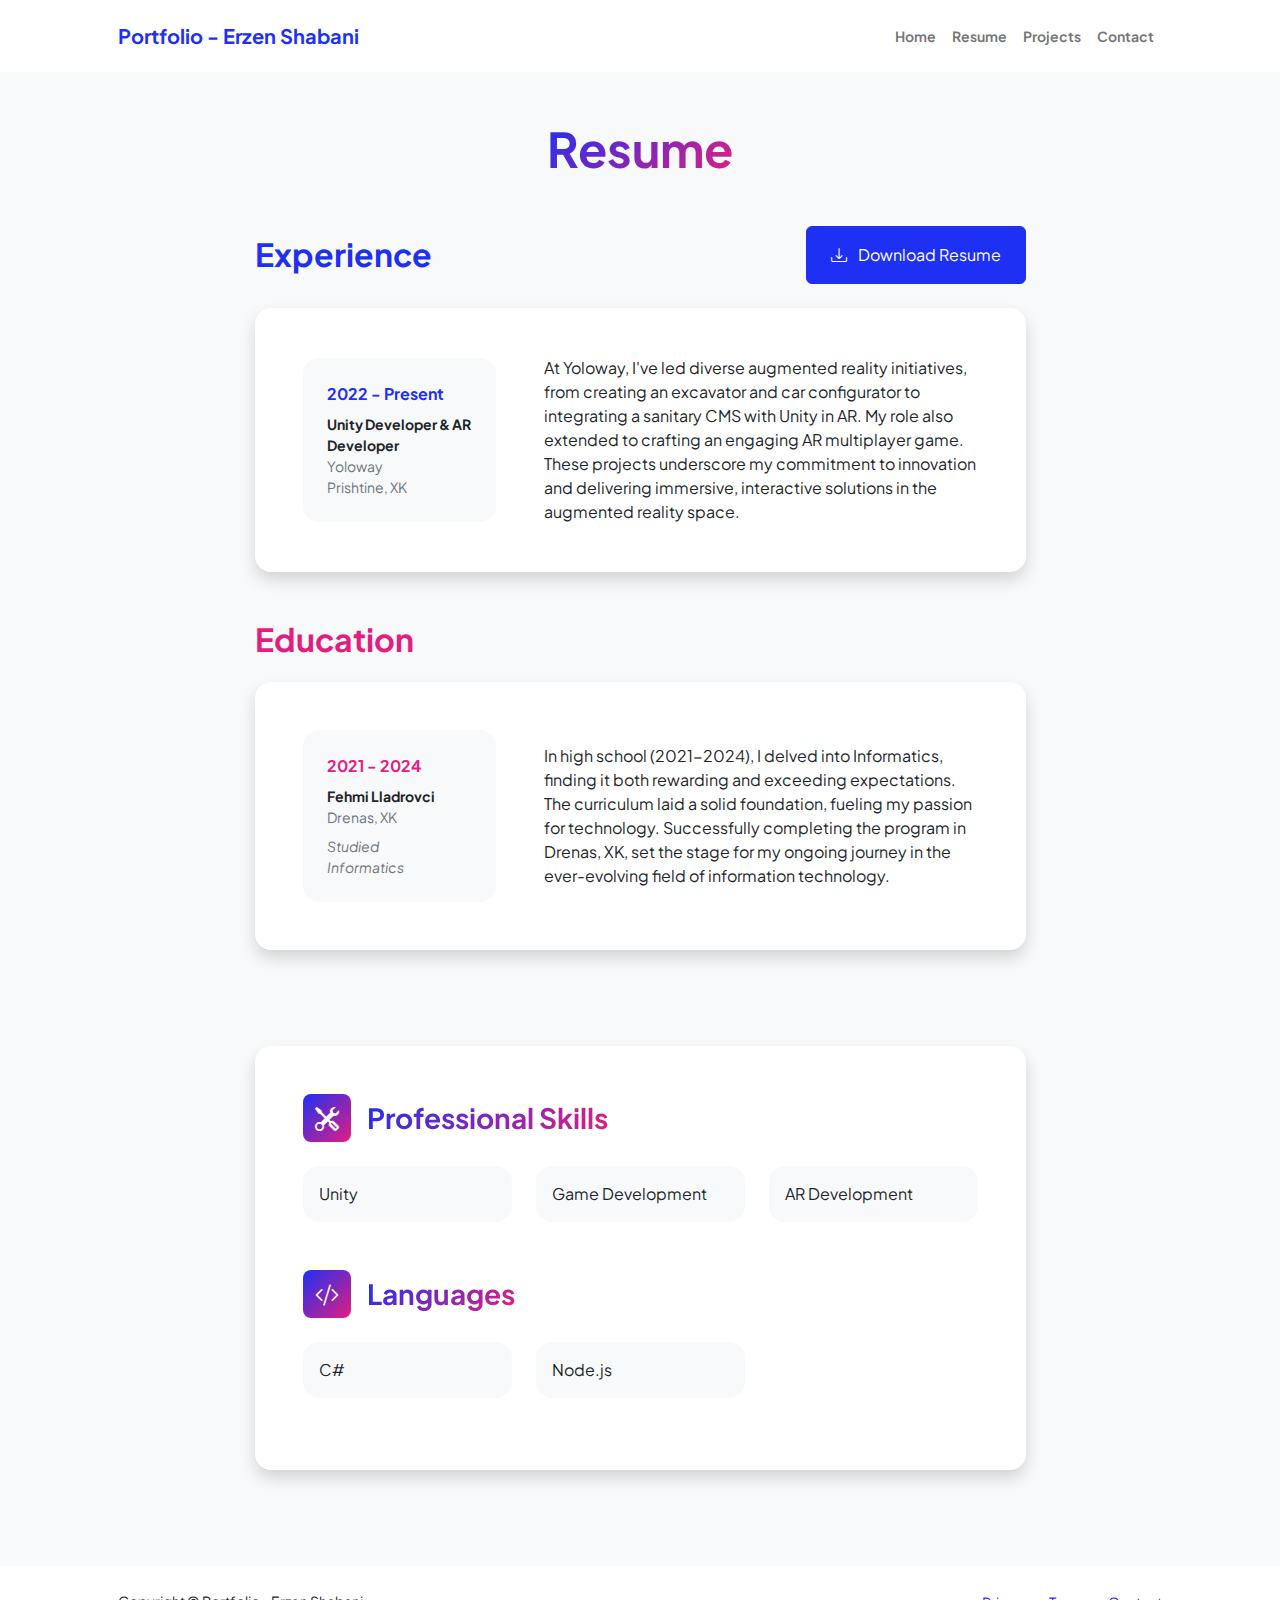
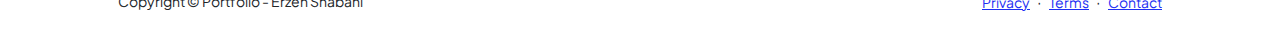
<file: resume.html>
<!DOCTYPE html>
<html lang="en">
    <head>
        <meta charset="utf-8" />
        <meta name="viewport" content="width=device-width, initial-scale=1, shrink-to-fit=no" />
        <meta name="description" content="" />
        <meta name="author" content="" />
        <title>Portfolio - Erzen Shabani</title>
        <!-- Favicon-->
        <link rel="icon" type="image/x-icon" href="assets/favicon.ico" />
        <!-- Custom Google font-->
        <link rel="preconnect" href="https://fonts.googleapis.com" />
        <link rel="preconnect" href="https://fonts.gstatic.com" crossorigin />
        <link href="https://fonts.googleapis.com/css2?family=Plus+Jakarta+Sans:wght@100;200;300;400;500;600;700;800;900&amp;display=swap" rel="stylesheet" />
        <!-- Bootstrap icons-->
        <link href="https://cdn.jsdelivr.net/npm/bootstrap-icons@1.8.1/font/bootstrap-icons.css" rel="stylesheet" />
        <!-- Core theme CSS (includes Bootstrap)-->
        <link href="css/styles.css" rel="stylesheet" />
    </head>
    <body class="d-flex flex-column h-100 bg-light">
        <main class="flex-shrink-0">
            <!-- Navigation-->
            <nav class="navbar navbar-expand-lg navbar-light bg-white py-3">
                <div class="container px-5">
                    <a class="navbar-brand" href="index.html"><span class="fw-bolder text-primary">Portfolio - Erzen Shabani</span></a>
                    <button class="navbar-toggler" type="button" data-bs-toggle="collapse" data-bs-target="#navbarSupportedContent" aria-controls="navbarSupportedContent" aria-expanded="false" aria-label="Toggle navigation"><span class="navbar-toggler-icon"></span></button>
                    <div class="collapse navbar-collapse" id="navbarSupportedContent">
                        <ul class="navbar-nav ms-auto mb-2 mb-lg-0 small fw-bolder">
                            <li class="nav-item"><a class="nav-link" href="index.html">Home</a></li>
                            <li class="nav-item"><a class="nav-link" href="resume.html">Resume</a></li>
                            <li class="nav-item"><a class="nav-link" href="projects.html">Projects</a></li>
                            <li class="nav-item"><a class="nav-link" href="contact.html">Contact</a></li>
                        </ul>
                    </div>
                </div>
            </nav>
            <!-- Page Content-->
            <div class="container px-5 my-5">
                <div class="text-center mb-5">
                    <h1 class="display-5 fw-bolder mb-0"><span class="text-gradient d-inline">Resume</span></h1>
                </div>
                <div class="row gx-5 justify-content-center">
                    <div class="col-lg-11 col-xl-9 col-xxl-8">
                        <!-- Experience Section-->
                        <section>
                            <div class="d-flex align-items-center justify-content-between mb-4">
                                <h2 class="text-primary fw-bolder mb-0">Experience</h2>
                                <!-- Download resume button-->
                                <!-- Note: Set the link href target to a PDF file within your project-->
                                <a class="btn btn-primary px-4 py-3" href="#!">
                                    <div class="d-inline-block bi bi-download me-2"></div>
                                    Download Resume
                                </a>
                            </div>
                            <!-- Experience Card 1-->
                            <div class="card shadow border-0 rounded-4 mb-5">
                                <div class="card-body p-5">
                                    <div class="row align-items-center gx-5">
                                        <div class="col text-center text-lg-start mb-4 mb-lg-0">
                                            <div class="bg-light p-4 rounded-4">
                                                <div class="text-primary fw-bolder mb-2">2022 - Present</div>
                                                <div class="small fw-bolder">Unity Developer & AR Developer</div>
                                                <div class="small text-muted">Yoloway</div>
                                                <div class="small text-muted">Prishtine, XK</div>
                                            </div>
                                        </div>
                                        <div class="col-lg-8">
                                            <div>
                                              At Yoloway, I've led diverse augmented reality initiatives, from creating an excavator and car configurator to integrating a sanitary CMS with Unity in AR. My role also extended to crafting an engaging AR multiplayer game. These projects underscore my commitment to innovation and delivering immersive, interactive solutions in the augmented reality space.
                                            </div>
                                          </div>
                                          
                                          
                                    </div>
                                </div>
                            </div>
                            <!-- Experience Card 2-->
                            <!-- <div class="card shadow border-0 rounded-4 mb-5">
                                <div class="card-body p-5">
                                    <div class="row align-items-center gx-5">
                                        <div class="col text-center text-lg-start mb-4 mb-lg-0">
                                            <div class="bg-light p-4 rounded-4">
                                                <div class="text-primary fw-bolder mb-2">2017 - 2019</div>
                                                <div class="small fw-bolder">SEM Specialist</div>
                                                <div class="small text-muted">Wayne Enterprises</div>
                                                <div class="small text-muted">Gotham City, NY</div>
                                            </div>
                                        </div>
                                        <div class="col-lg-8"><div>Lorem ipsum dolor sit amet consectetur adipisicing elit. Delectus laudantium, voluptatem quis repellendus eaque sit animi illo ipsam amet officiis corporis sed aliquam non voluptate corrupti excepturi maxime porro fuga.</div></div>
                                    </div>
                                </div>
                            </div> -->
                        </section>
                        <!-- Education Section-->
                        <section>
                            <h2 class="text-secondary fw-bolder mb-4">Education</h2>
                            <!-- Education Card 1-->
                            <div class="card shadow border-0 rounded-4 mb-5">
                                <div class="card-body p-5">
                                    <div class="row align-items-center gx-5">
                                        <div class="col text-center text-lg-start mb-4 mb-lg-0">
                                            <div class="bg-light p-4 rounded-4">
                                                <div class="text-secondary fw-bolder mb-2">2021 - 2024</div>
                                                <div class="mb-2">
                                                    <div class="small fw-bolder">Fehmi Lladrovci</div>
                                                    <div class="small text-muted">Drenas, XK</div>
                                                </div>
                                                <div class="fst-italic">
                                                    <div class="small text-muted">Studied</div>
                                                    <div class="small text-muted">Informatics</div>
                                                </div>
                                            </div>
                                        </div>
                                        
                                        <div class="col-lg-8">
                                            <div>
                                              In high school (2021-2024), I delved into Informatics, finding it both rewarding and exceeding expectations. The curriculum laid a solid foundation, fueling my passion for technology. Successfully completing the program in Drenas, XK, set the stage for my ongoing journey in the ever-evolving field of information technology.
                                            </div>
                                          </div>
                                          
                                    </div>
                                </div>
                            </div>
                            <!-- Education Card 2-->
                            <!-- <div class="card shadow border-0 rounded-4 mb-5">
                                <div class="card-body p-5">
                                    <div class="row align-items-center gx-5">
                                        <div class="col text-center text-lg-start mb-4 mb-lg-0">
                                            <div class="bg-light p-4 rounded-4">
                                                <div class="text-secondary fw-bolder mb-2">2011 - 2015</div>
                                                <div class="mb-2">
                                                    <div class="small fw-bolder">ULA</div>
                                                    <div class="small text-muted">Los Angeles, CA</div>
                                                </div>
                                                <div class="fst-italic">
                                                    <div class="small text-muted">Undergraduate</div>
                                                    <div class="small text-muted">Computer Science</div>
                                                </div>
                                            </div>
                                        </div>
                                        <div class="col-lg-8"><div>Lorem ipsum dolor sit amet consectetur adipisicing elit. Delectus laudantium, voluptatem quis repellendus eaque sit animi illo ipsam amet officiis corporis sed aliquam non voluptate corrupti excepturi maxime porro fuga.</div></div>
                                    </div>
                                </div>
                            </div> -->
                        </section>
                        <!-- Divider-->
                        <div class="pb-5"></div>
                        <!-- Skills Section-->
                        <section>
                            <!-- Skillset Card-->
                            <div class="card shadow border-0 rounded-4 mb-5">
                                <div class="card-body p-5">
                                    <!-- Professional skills list-->
                                    <div class="mb-5">
                                        <div class="d-flex align-items-center mb-4">
                                            <div class="feature bg-primary bg-gradient-primary-to-secondary text-white rounded-3 me-3"><i class="bi bi-tools"></i></div>
                                            <h3 class="fw-bolder mb-0"><span class="text-gradient d-inline">Professional Skills</span></h3>
                                        </div>
                                        <div class="row row-cols-1 row-cols-md-3 mb-4">
                                            <div class="col mb-4 mb-md-0"><div class="d-flex align-items-center bg-light rounded-4 p-3 h-100">Unity</div></div>
                                            <div class="col mb-4 mb-md-0"><div class="d-flex align-items-center bg-light rounded-4 p-3 h-100">Game Development</div></div>
                                            <div class="col"><div class="d-flex align-items-center bg-light rounded-4 p-3 h-100">AR Development</div></div>
                                        </div>
                                        <!-- <div class="row row-cols-1 row-cols-md-3">
                                            <div class="col mb-4 mb-md-0"><div class="d-flex align-items-center bg-light rounded-4 p-3 h-100">Network Security</div></div>
                                            <div class="col mb-4 mb-md-0"><div class="d-flex align-items-center bg-light rounded-4 p-3 h-100">Adobe Software Suite</div></div>
                                            <div class="col"><div class="d-flex align-items-center bg-light rounded-4 p-3 h-100">User Interface Design</div></div>
                                        </div> -->
                                    </div>
                                    <!-- Languages list-->
                                    <div class="mb-0">
                                        <div class="d-flex align-items-center mb-4">
                                            <div class="feature bg-primary bg-gradient-primary-to-secondary text-white rounded-3 me-3"><i class="bi bi-code-slash"></i></div>
                                            <h3 class="fw-bolder mb-0"><span class="text-gradient d-inline">Languages</span></h3>
                                        </div>
                                        <div class="row row-cols-1 row-cols-md-3 mb-4">
                                            <!-- <div class="col mb-4 mb-md-0"><div class="d-flex align-items-center bg-light rounded-4 p-3 h-100">HTML</div></div>
                                            <div class="col mb-4 mb-md-0"><div class="d-flex align-items-center bg-light rounded-4 p-3 h-100">CSS</div></div> -->
                                            <div class="col mb-4 mb-md-0"><div class="d-flex align-items-center bg-light rounded-4 p-3 h-100">C#</div></div>
                                            <div class="col"><div class="d-flex align-items-center bg-light rounded-4 p-3 h-100">Node.js</div></div>

                                            
                                            
                                        </div>
                                        <div class="row row-cols-1 row-cols-md-3">
                                            <!-- <div class="col mb-4 mb-md-0"><div class="d-flex align-items-center bg-light rounded-4 p-3 h-100">C#</div></div> -->
                                            <!-- <div class="col mb-4 mb-md-0"><div class="d-flex align-items-center bg-light rounded-4 p-3 h-100">Ruby</div></div> -->
                                            <!-- <div class="col"><div class="d-flex align-items-center bg-light rounded-4 p-3 h-100">Node.js</div></div> -->
                                        </div>
                                    </div>
                                </div>
                            </div>
                        </section>
                    </div>
                </div>
            </div>
        </main>
        <!-- Footer-->
        <footer class="bg-white py-4 mt-auto">
            <div class="container px-5">
                <div class="row align-items-center justify-content-between flex-column flex-sm-row">
                    <div class="col-auto"><div class="small m-0">Copyright &copy; Portfolio - Erzen Shabani</div></div>
                    <div class="col-auto">
                        <a class="small" href="#!">Privacy</a>
                        <span class="mx-1">&middot;</span>
                        <a class="small" href="#!">Terms</a>
                        <span class="mx-1">&middot;</span>
                        <a class="small" href="#!">Contact</a>
                    </div>
                </div>
            </div>
        </footer>
        <!-- Bootstrap core JS-->
        <script src="https://cdn.jsdelivr.net/npm/bootstrap@5.2.3/dist/js/bootstrap.bundle.min.js"></script>
        <!-- Core theme JS-->
        <script src="js/scripts.js"></script>
    </body>
</html>
</file>
